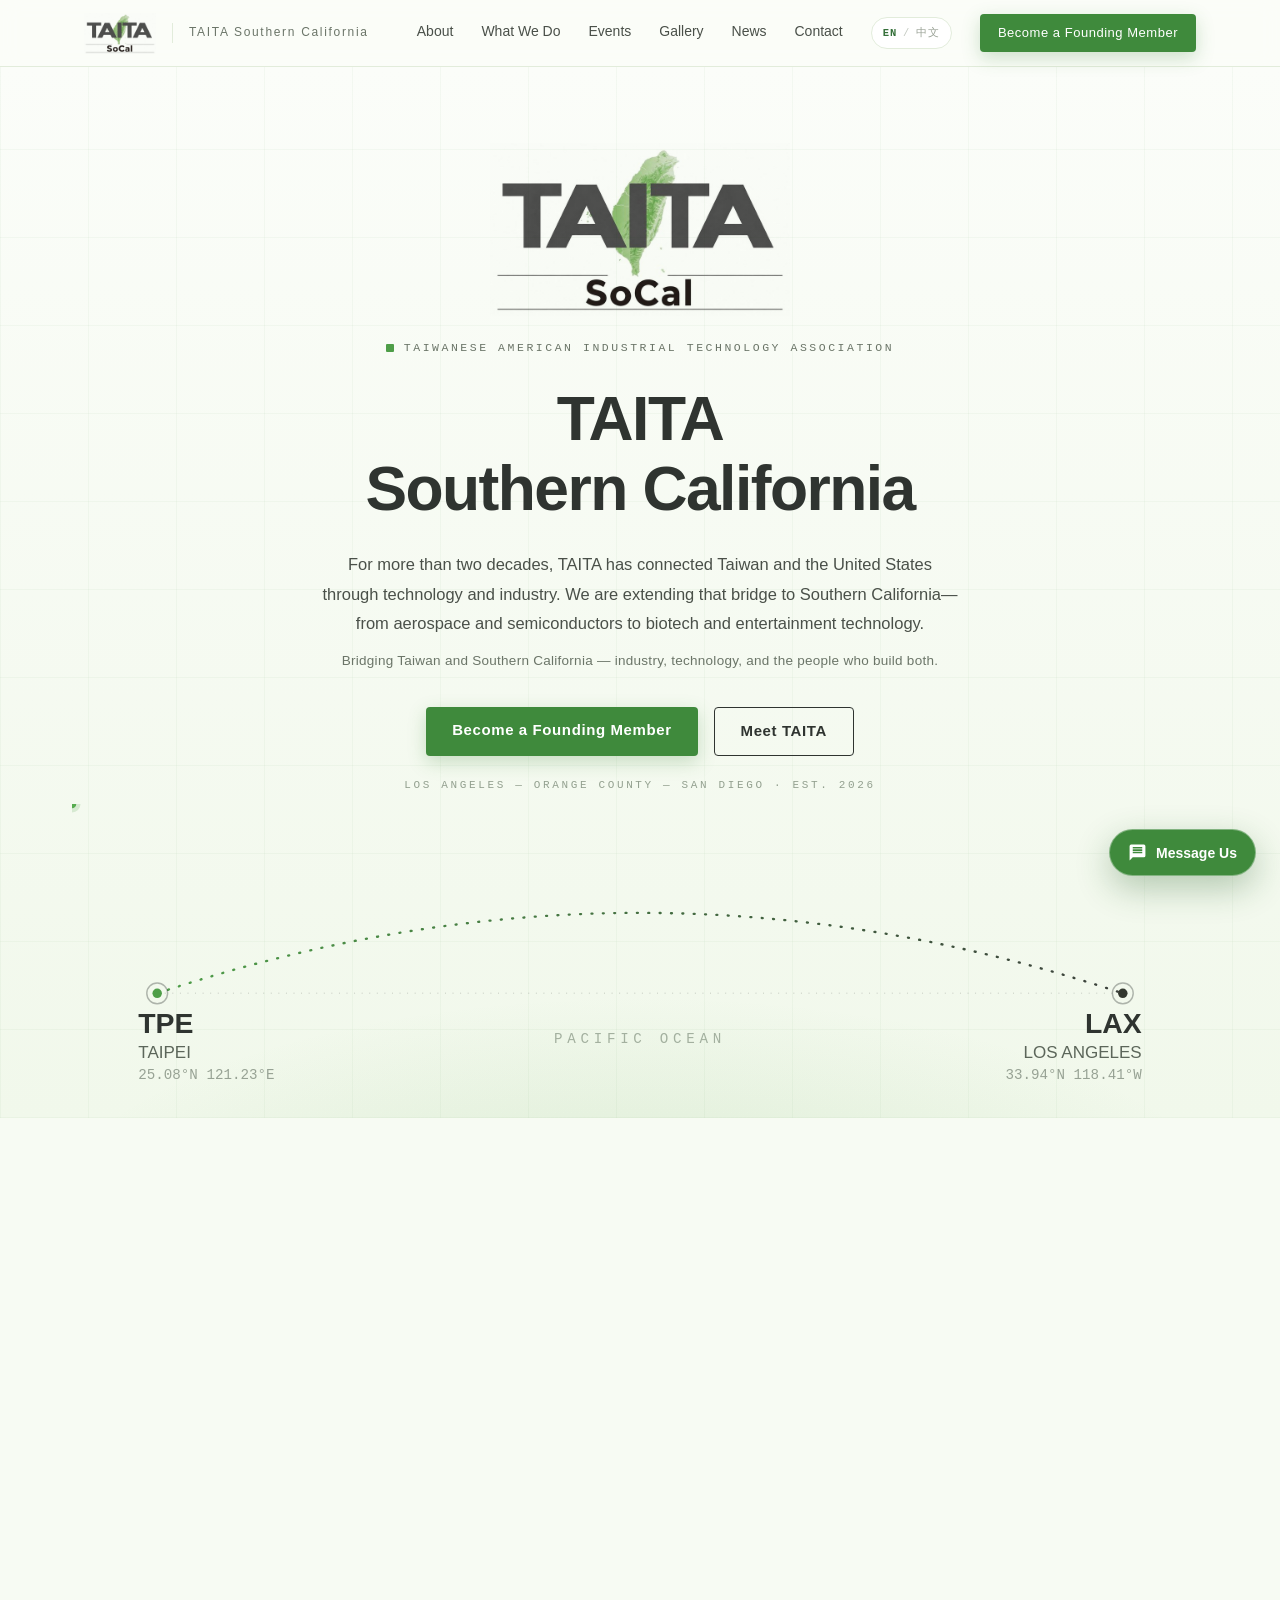
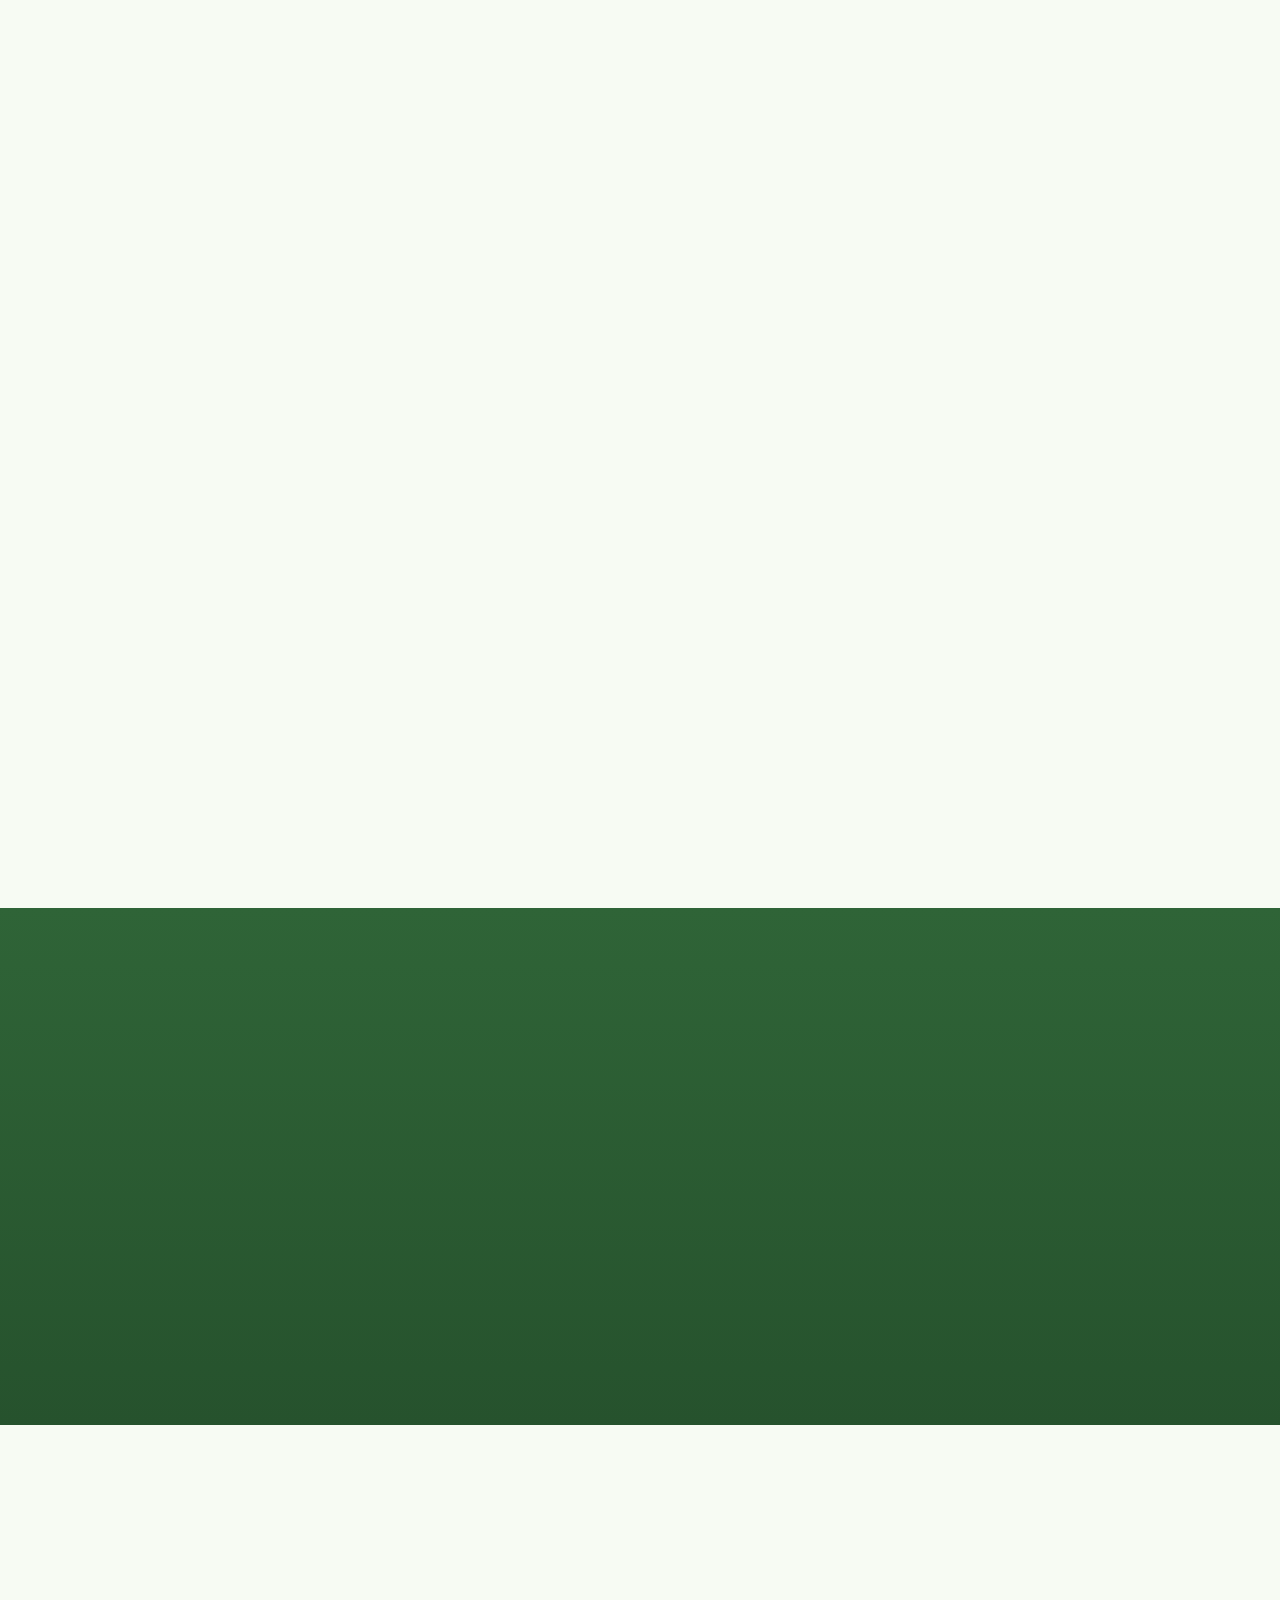
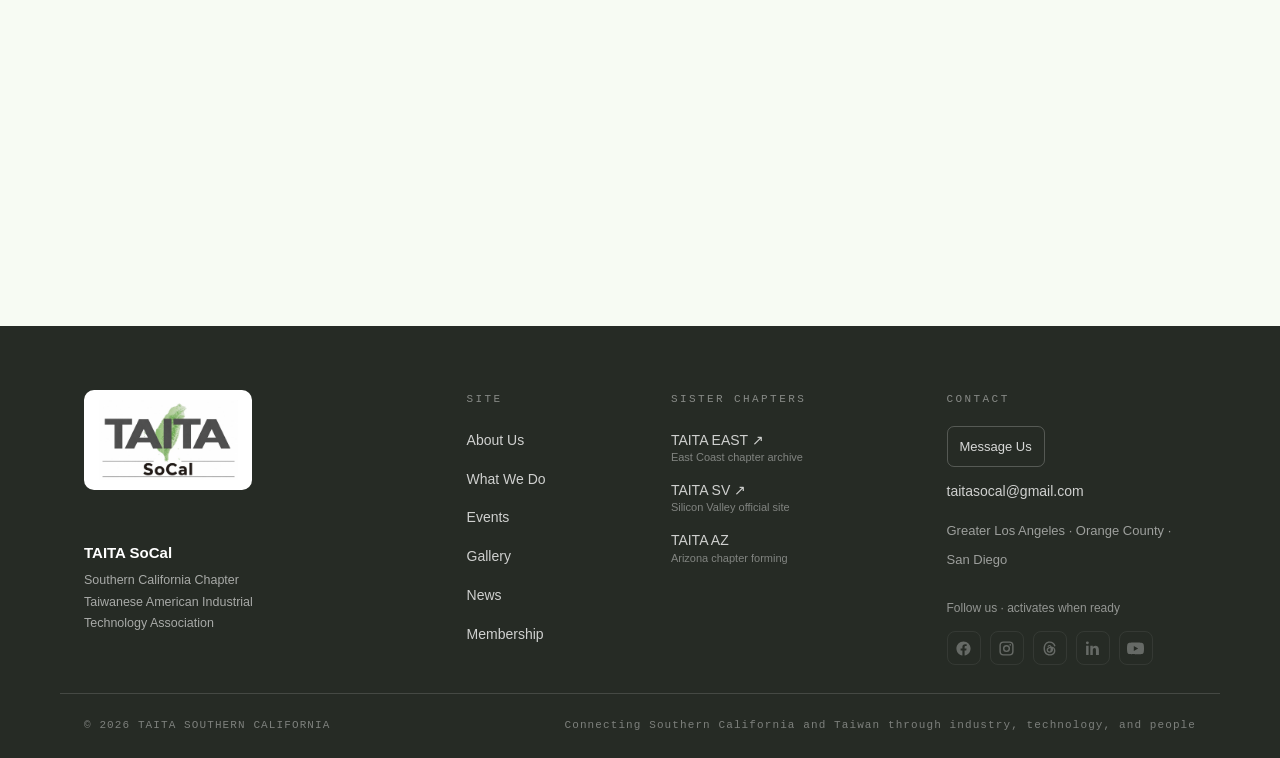
<file: index.html>
<!DOCTYPE html>
<html lang="en">
<head>
  <meta charset="utf-8">
  <meta name="viewport" content="width=device-width,initial-scale=1">
  <meta http-equiv="refresh" content="0;url=./public/">
  <meta name="robots" content="noindex">
  <title>TAITA SoCal</title>
  <link rel="canonical" href="https://taitasocal.org/">
</head>
<body>
  <p><a href="./public/">Open the TAITA SoCal website</a></p>
</body>
</html>
</file>
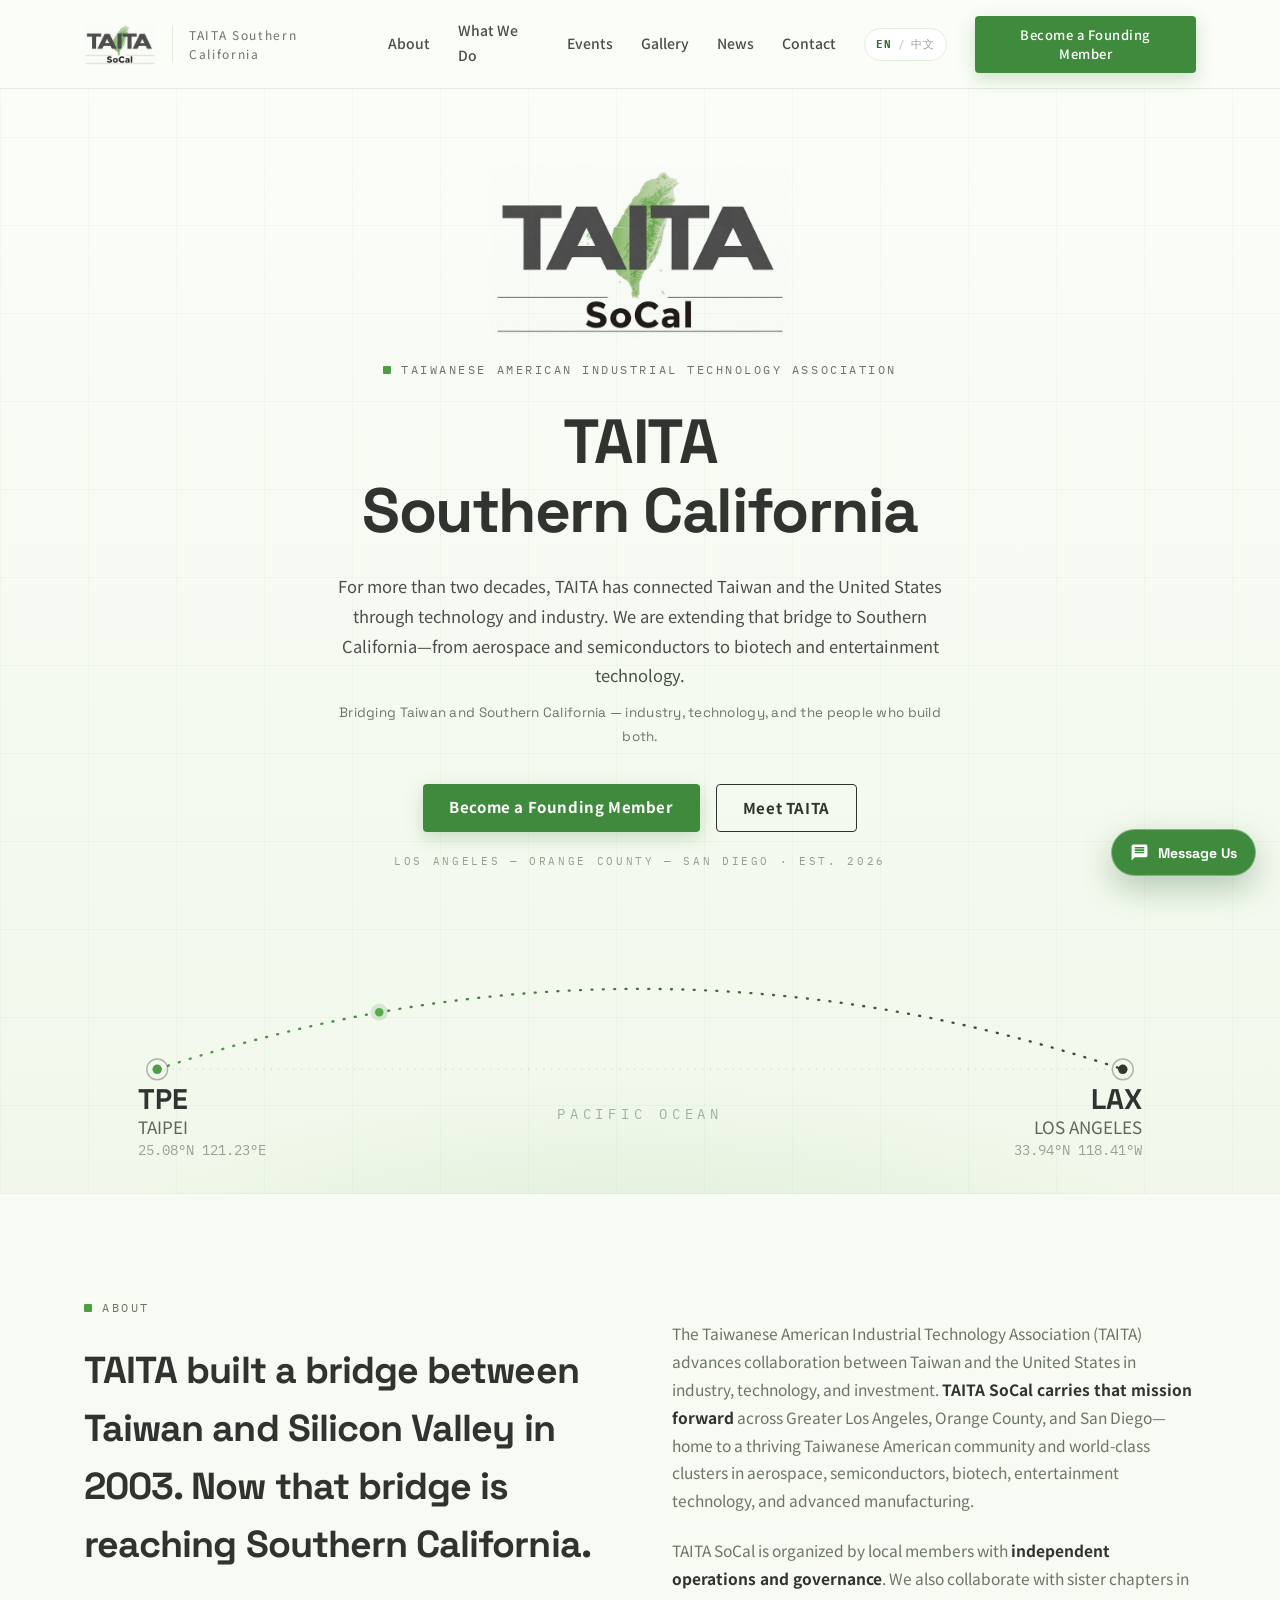
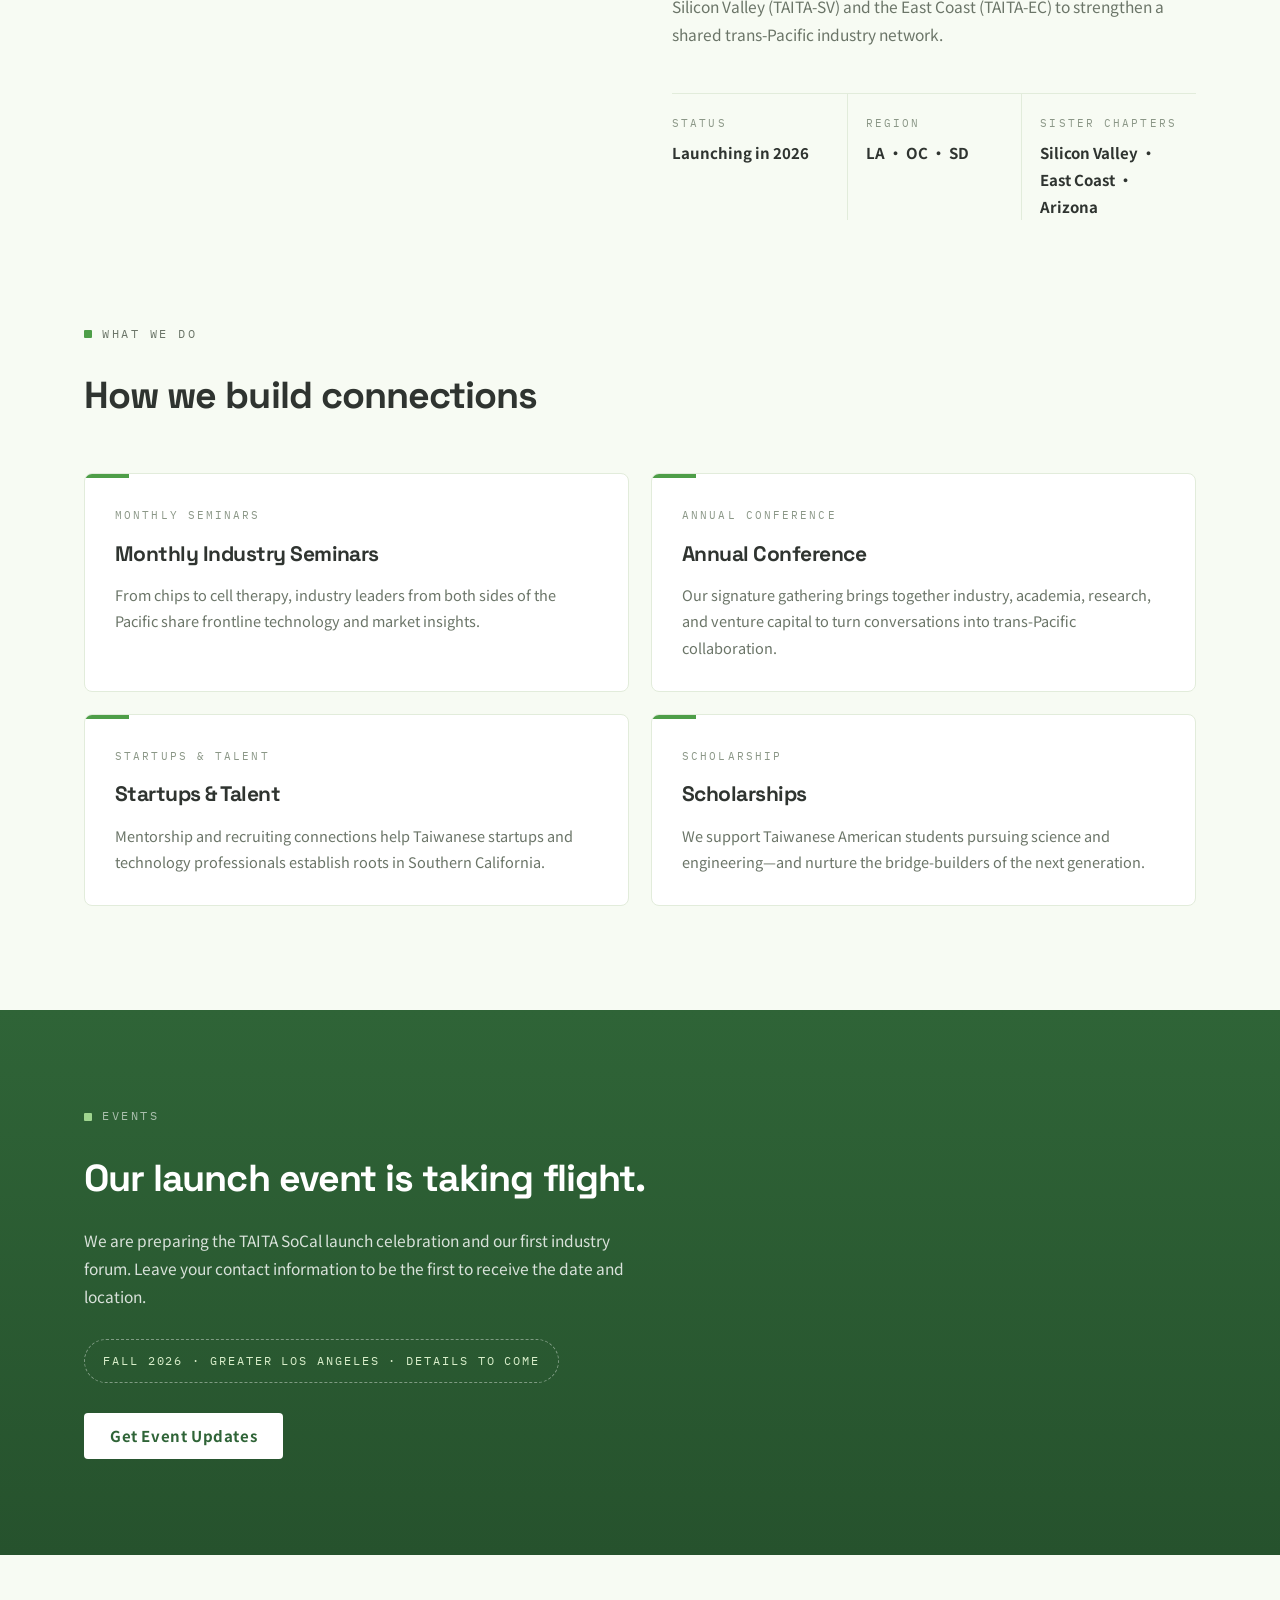
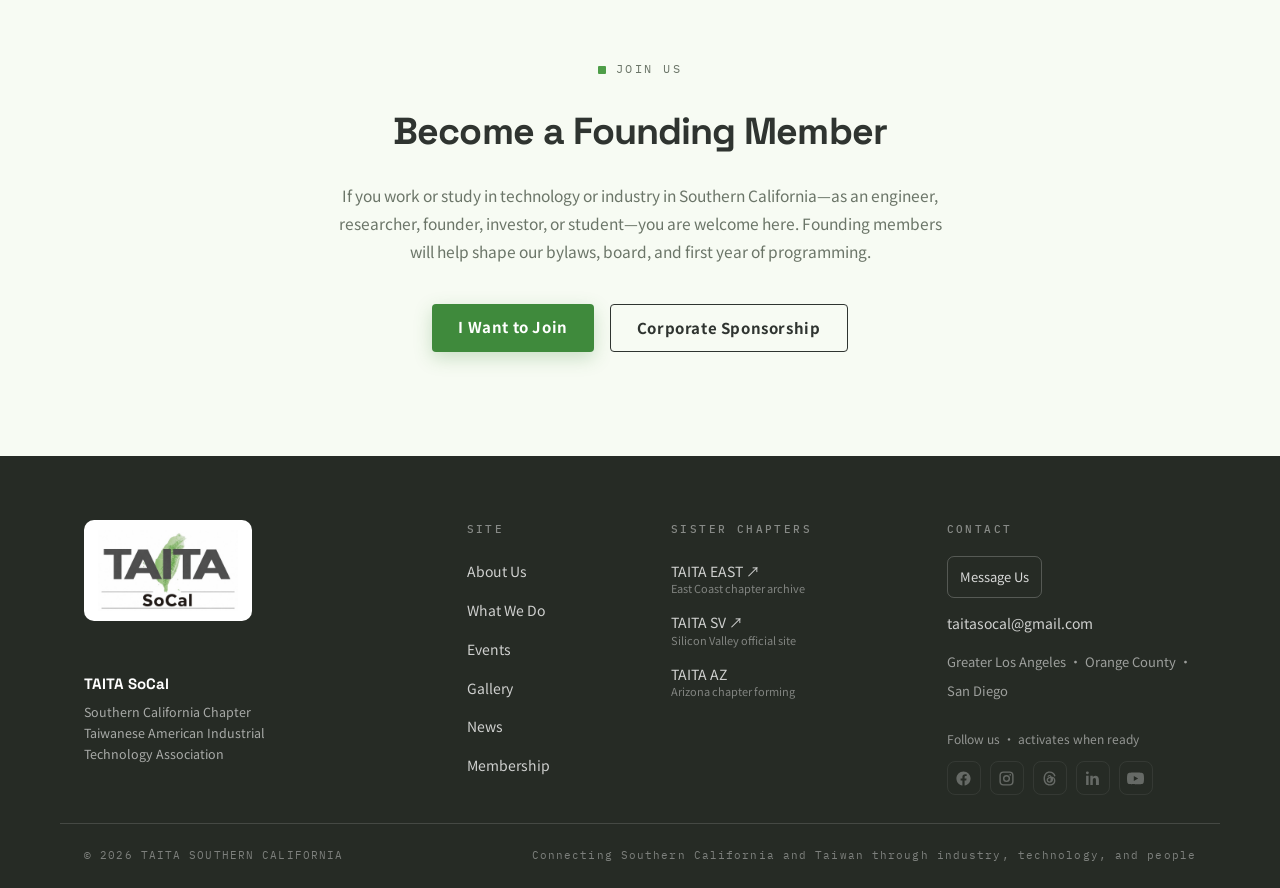
<file: public/index.html>
<!DOCTYPE html>
<html lang="zh-Hant">
<head>
<meta charset="UTF-8">
<meta name="viewport" content="width=device-width, initial-scale=1.0">
<title>TAITA SoCal｜南加州台美產業科技協會</title>
<meta name="description" content="南加州台美產業科技協會 (TAITA SoCal) — 連結南加州與台灣的產業、科技與人。">
<meta name="robots" content="index, follow, max-image-preview:large, max-snippet:-1, max-video-preview:-1">
<link rel="canonical" href="https://taitasocal.org/">
<link rel="icon" href="data:image/svg+xml,%3Csvg%20xmlns%3D%22http%3A//www.w3.org/2000/svg%22%20viewBox%3D%220%200%2064%2064%22%3E%3Crect%20width%3D%2264%22%20height%3D%2264%22%20rx%3D%2212%22%20fill%3D%22%234E9E48%22/%3E%3Ctext%20x%3D%2232%22%20y%3D%2246%22%20font-size%3D%2238%22%20font-weight%3D%22700%22%20text-anchor%3D%22middle%22%20fill%3D%22%23fff%22%20font-family%3D%22serif%22%3E%E5%8F%B0%3C/text%3E%3C/svg%3E">
<meta property="og:title" content="TAITA SoCal｜南加州台美產業科技協會">
<meta property="og:description" content="連結南加州與台灣的產業、科技與人。">
<meta property="og:type" content="website">
<meta property="og:site_name" content="TAITA SoCal">
<meta property="og:locale" content="zh_TW">
<meta property="og:locale:alternate" content="en_US">
<meta property="og:url" content="https://taitasocal.org/">
<meta property="og:image" content="https://taitasocal.org/logo.jpg">
<meta property="og:image:alt" content="TAITA SoCal logo">
<meta name="twitter:card" content="summary_large_image">
<meta name="twitter:title" content="TAITA SoCal｜南加州台美產業科技協會">
<meta name="twitter:description" content="連結南加州與台灣的產業、科技與人。">
<meta name="twitter:image" content="https://taitasocal.org/logo.jpg">
<script type="application/ld+json">
{
  "@context": "https://schema.org",
  "@graph": [
    {
      "@type": "Organization",
      "@id": "https://taitasocal.org/#organization",
      "name": "TAITA SoCal",
      "alternateName": [
        "南加州台美產業科技協會",
        "Southern California Taiwanese American Industrial Technology Association"
      ],
      "url": "https://taitasocal.org/",
      "logo": "https://taitasocal.org/logo.jpg",
      "email": "taitasocal@gmail.com",
      "description": "TAITA SoCal connects the industries, technologies, and people of Taiwan and Southern California.",
      "areaServed": [
        { "@type": "AdministrativeArea", "name": "Greater Los Angeles" },
        { "@type": "AdministrativeArea", "name": "Orange County, California" },
        { "@type": "AdministrativeArea", "name": "San Diego County, California" }
      ]
    },
    {
      "@type": "WebSite",
      "@id": "https://taitasocal.org/#website",
      "url": "https://taitasocal.org/",
      "name": "TAITA SoCal",
      "publisher": { "@id": "https://taitasocal.org/#organization" },
      "inLanguage": ["zh-Hant", "en"]
    }
  ]
}
</script>
<link rel="preconnect" href="https://fonts.googleapis.com">
<link rel="preconnect" href="https://fonts.gstatic.com" crossorigin>
<link href="https://fonts.googleapis.com/css2?family=Noto+Serif+TC:wght@700;900&amp;family=Noto+Sans+TC:wght@400;500;700&amp;family=Space+Grotesk:wght@500;700&amp;family=IBM+Plex+Mono:wght@400;500&amp;display=swap" rel="stylesheet">
<style>
  :root{
    --logo:url("[data-uri]");
    --paper:#F7FBF3;       /* 白色帶一點綠 */
    --paper-top:#FBFDF9;
    --card:#FFFFFF;
    --ink:#2F3430;         /* 會徽深灰 */
    --ink-soft:#4A5049;
    --muted:#6B7568;
    --green:#4E9E48;       /* 會徽台灣島綠 */
    --green-bright:#57AC50;
    --green-deep:#35703A;
    --green-btn:#3F8A3C;
    --band-1:#2F6437;      /* 深綠段落 */
    --band-2:#26522D;
    --line:#E2ECDB;
    --line-ink:rgba(255,255,255,.14);
  }
  *{margin:0;padding:0;box-sizing:border-box}
  html{scroll-behavior:smooth}
  body{
    font-family:'Noto Sans TC','Helvetica Neue',Arial,sans-serif;
    background:var(--paper);
    color:var(--ink);
    line-height:1.8;
    -webkit-font-smoothing:antialiased;
  }
  ::selection{background:var(--green-deep);color:#fff}
  a{color:inherit;text-decoration:none}
  .mono{font-family:'IBM Plex Mono',monospace}
  .en{font-family:'Space Grotesk','Noto Sans TC',sans-serif}
  .logo-bg{
    background-image:var(--logo);
    background-size:contain;background-position:center;background-repeat:no-repeat;
  }

  /* ---------- Nav ---------- */
  .nav{
    position:sticky;top:0;z-index:50;
    background:rgba(251,253,249,.92);
    backdrop-filter:blur(10px);
    border-bottom:1px solid var(--line);
  }
  .nav-inner{
    max-width:1160px;margin:0 auto;padding:12px 24px;
    display:flex;align-items:center;gap:16px;
  }
  .nav-logo{width:72px;height:42px;flex:none;mix-blend-mode:multiply}
  .nav-zh{
    font-size:12px;color:var(--muted);letter-spacing:.14em;
    border-left:1px solid var(--line);padding-left:16px;line-height:1.6;
  }
  .nav-links{margin-left:auto;display:flex;gap:28px;align-items:center}
  .nav-links a{
    color:var(--ink-soft);font-size:14px;font-weight:500;
    padding:6px 0;border-bottom:2px solid transparent;transition:.2s;
  }
  .nav-links a:hover{color:var(--green-deep);border-bottom-color:var(--green)}
  .btn{
    display:inline-block;padding:12px 26px;border-radius:4px;
    font-weight:700;font-size:15px;letter-spacing:.04em;
    font-family:inherit;line-height:1.5;text-align:center;
    transition:transform .18s, box-shadow .18s, background .18s, color .18s;
    cursor:pointer;border:none;
  }
  .btn:hover{transform:translateY(-2px)}
  .btn:focus-visible{outline:3px solid var(--green);outline-offset:2px}
  .btn-green{background:var(--green-btn);color:#fff;box-shadow:0 6px 18px rgba(63,138,60,.25)}
  .btn-green:hover{background:var(--green-bright)}
  .btn-ink{border:1.5px solid var(--ink);color:var(--ink);background:transparent}
  .btn-ink:hover{background:var(--ink);color:#fff}
  .btn-white{background:#fff;color:var(--band-1)}
  .btn-white:hover{background:#EFF7EA}
  .nav .btn{padding:9px 18px;font-size:13px}
  .nav-links a.btn{color:#fff;border-bottom:none}
  .nav-links a.btn:hover{color:#fff}
  .lang-toggle{
    flex:none;display:inline-flex;align-items:center;gap:6px;
    padding:8px 11px;border:1px solid var(--line);border-radius:999px;
    background:#fff;color:#9AA296;cursor:pointer;
    font-family:'IBM Plex Mono',monospace;font-size:10.5px;font-weight:500;
    letter-spacing:.08em;transition:border-color .2s,box-shadow .2s;
  }
  .lang-toggle:hover{border-color:var(--green);box-shadow:0 4px 14px rgba(63,138,60,.12)}
  .lang-toggle:focus-visible{outline:3px solid var(--green);outline-offset:2px}
  .lang-toggle .active{color:var(--green-deep);font-weight:700}
  .lang-divider{color:#C3C9C0}

  /* ---------- Hero ---------- */
  .hero{
    position:relative;overflow:hidden;
    background:
      radial-gradient(1000px 400px at 50% 112%, rgba(94,168,78,.16), transparent 62%),
      repeating-linear-gradient(0deg, rgba(63,138,60,.045) 0 1px, transparent 1px 88px),
      repeating-linear-gradient(90deg, rgba(63,138,60,.045) 0 1px, transparent 1px 88px),
      linear-gradient(180deg, var(--paper-top) 0%, #F1F8EB 100%);
  }
  .hero-inner{
    max-width:1160px;margin:0 auto;
    padding:76px 24px 8px;
    text-align:center;
  }
  .hero-logo{
    width:min(300px,64vw);aspect-ratio:720/414;
    margin:0 auto 22px;mix-blend-mode:multiply;
  }
  .eyebrow{
    display:flex;align-items:center;gap:10px;
    width:fit-content;max-width:100%;
    font-family:'IBM Plex Mono',monospace;
    font-size:11.5px;letter-spacing:.22em;
    color:var(--muted);
    margin:0 auto 26px;
  }
  .eyebrow::before{content:'';width:8px;height:8px;background:var(--green);border-radius:1px}
  .hero h1{
    font-family:'Noto Serif TC',serif;font-weight:900;
    font-size:clamp(2.2rem,5.4vw,3.9rem);
    line-height:1.3;letter-spacing:.04em;
    color:var(--ink);
    position:relative;display:block;
    width:fit-content;max-width:100%;margin:0 auto;
  }
  .hero .lead{
    max-width:640px;margin:26px auto 10px;
    font-size:16.5px;color:var(--ink-soft);
  }
  .hero .lead-en{
    max-width:640px;margin:0 auto;
    font-size:13.5px;color:var(--muted);
    letter-spacing:.02em;
  }
  .hero-cta{margin:34px 0 20px;display:flex;gap:16px;justify-content:center;flex-wrap:wrap}
  .hero-meta{
    font-family:'IBM Plex Mono',monospace;
    font-size:11px;letter-spacing:.24em;
    color:#93A08F;
  }
  .arc-wrap{max-width:1160px;margin:0 auto;padding:0 12px 30px}
  .arc-wrap svg{width:100%;height:auto;display:block}

  /* ---------- Sections ---------- */
  .section{max-width:1160px;margin:0 auto;padding:104px 24px;scroll-margin-top:80px}
  .sec-eyebrow{
    display:flex;align-items:center;gap:10px;
    font-family:'IBM Plex Mono',monospace;
    font-size:11.5px;letter-spacing:.22em;color:var(--muted);
    margin-bottom:22px;
  }
  .sec-eyebrow::before{content:'';width:8px;height:8px;background:var(--green);border-radius:1px}
  .display{
    font-family:'Noto Serif TC',serif;font-weight:700;
    font-size:clamp(1.55rem,3.1vw,2.35rem);
    line-height:1.55;letter-spacing:.02em;color:var(--ink);
  }
  html[lang="en"] .hero h1,
  html[lang="en"] .display,
  html[lang="en"] .card h3{
    font-family:'Space Grotesk',sans-serif;letter-spacing:-.025em;
  }
  html[lang="en"] .hero h1{line-height:1.12}

  /* About */
  .about-grid{display:grid;grid-template-columns:1fr 1fr;gap:64px;align-items:start}
  .about-grid p{margin-top:22px;color:var(--muted);font-size:15.5px}
  .about-grid p strong{color:var(--ink);font-weight:700}
  .facts{
    margin-top:44px;display:grid;grid-template-columns:repeat(3,1fr);
    border-top:1px solid var(--line);
  }
  .fact{padding:20px 18px 0;border-left:1px solid var(--line)}
  .fact:first-child{border-left:none;padding-left:0}
  .fact .k{font-family:'IBM Plex Mono',monospace;font-size:10.5px;letter-spacing:.2em;color:#8B9787}
  .fact .v{margin-top:6px;font-weight:700;font-size:15px;color:var(--ink)}

  /* Focus cards */
  .cards{display:grid;grid-template-columns:repeat(2,1fr);gap:22px;margin-top:48px}
  .card{
    background:var(--card);border:1px solid var(--line);border-radius:8px;
    padding:32px 30px 30px;position:relative;overflow:hidden;
    transition:transform .22s, box-shadow .22s;
  }
  .card::before{
    content:'';position:absolute;top:0;left:0;width:44px;height:4px;background:var(--green);
  }
  .card:hover{transform:translateY(-4px);box-shadow:0 14px 34px rgba(47,52,48,.09)}
  .card .k{font-family:'IBM Plex Mono',monospace;font-size:10.5px;letter-spacing:.2em;color:#8B9787}
  .card h3{
    font-family:'Noto Serif TC',serif;font-weight:700;
    font-size:21px;color:var(--ink);margin:10px 0 10px;letter-spacing:.02em;
  }
  .card p{color:var(--muted);font-size:14.5px}
  .focus-section{padding-top:0}

  /* Events (green band) */
  .band{background:linear-gradient(180deg,var(--band-1) 0%,var(--band-2) 100%);color:#fff}
  .band .section{padding:96px 24px}
  .band .sec-eyebrow{color:rgba(255,255,255,.6)}
  .band .sec-eyebrow::before{background:#9FD48F}
  .band .display{color:#fff}
  .band p{color:rgba(255,255,255,.82);max-width:560px;margin-top:20px;font-size:15.5px}
  .chip{
    display:inline-block;margin-top:28px;
    font-family:'IBM Plex Mono',monospace;font-size:12px;letter-spacing:.16em;
    border:1px dashed rgba(255,255,255,.4);color:#D9EFCB;
    padding:10px 18px;border-radius:999px;
  }
  .band .btn{margin-top:30px}
  .note{margin-top:16px;font-size:12px;color:rgba(255,255,255,.5)}

  /* Join */
  .join{text-align:center}
  .join .display{max-width:620px;margin:0 auto}
  .join p{max-width:620px;margin:22px auto 0;color:var(--muted);font-size:15.5px}
  .join .sec-eyebrow{justify-content:center}
  .join-cta{margin-top:38px;display:flex;gap:16px;justify-content:center;flex-wrap:wrap}

  /* Message dialog */
  .contact-dialog{
    width:min(620px,calc(100vw - 32px));max-height:calc(100vh - 32px);
    margin:auto;padding:0;border:1px solid var(--line);border-radius:14px;
    overflow:auto;overscroll-behavior:contain;background:#fff;color:var(--ink);
    box-shadow:0 28px 80px rgba(24,36,24,.28);
  }
  .contact-dialog::backdrop{background:rgba(24,31,24,.58);backdrop-filter:blur(4px)}
  .dialog-inner{padding:38px;position:relative}
  .dialog-close{
    position:absolute;top:16px;right:16px;width:38px;height:38px;
    border:1px solid var(--line);border-radius:999px;background:var(--paper);
    color:var(--ink);font-size:24px;line-height:1;cursor:pointer;
  }
  .dialog-close:hover{background:#EAF4E4}
  .dialog-close:focus-visible{outline:3px solid var(--green);outline-offset:2px}
  .dialog-inner .sec-eyebrow{margin-bottom:14px}
  .dialog-inner h2{
    font-family:'Noto Serif TC',serif;font-size:clamp(1.55rem,4vw,2rem);
    line-height:1.4;margin-right:38px;
  }
  html[lang="en"] .dialog-inner h2{font-family:'Space Grotesk',sans-serif;letter-spacing:-.02em}
  .dialog-copy{margin-top:14px;color:var(--muted);font-size:15px}
  .contact-form{display:grid;gap:16px;margin-top:24px}
  .form-grid{display:grid;grid-template-columns:1fr 1fr;gap:16px}
  .form-field{display:grid;gap:7px;text-align:left}
  .form-field label{
    color:var(--ink);font-family:'IBM Plex Mono',monospace;
    font-size:11px;font-weight:500;letter-spacing:.08em;
  }
  .form-field input,.form-field select,.form-field textarea{
    width:100%;border:1px solid #CAD7C6;border-radius:7px;background:#FBFCF9;
    color:var(--ink);font:inherit;font-size:15px;padding:12px 13px;
    transition:border-color .18s,box-shadow .18s,background .18s;
  }
  .form-field textarea{min-height:132px;resize:vertical;line-height:1.6}
  .form-field input:focus,.form-field select:focus,.form-field textarea:focus{
    outline:none;border-color:var(--green-btn);background:#fff;
    box-shadow:0 0 0 3px rgba(55,139,57,.13);
  }
  .form-hint{color:var(--muted);font-size:12px;line-height:1.6}
  .form-actions{display:flex;align-items:center;gap:14px;flex-wrap:wrap}
  .form-actions .btn{min-width:148px;padding:11px 18px}
  .form-actions .btn[disabled]{opacity:.62;cursor:wait;transform:none}
  .form-status{min-height:1.6em;color:var(--muted);font-size:13px;line-height:1.5}
  .form-status[data-state="success"]{color:var(--green-deep);font-weight:700}
  .form-status[data-state="error"]{color:#A3342D}
  .form-honeypot{
    position:absolute!important;width:1px!important;height:1px!important;
    overflow:hidden!important;clip:rect(0 0 0 0)!important;white-space:nowrap!important;
  }
  .message-fab{
    position:fixed;right:24px;bottom:24px;z-index:60;
    display:inline-flex;align-items:center;gap:9px;padding:13px 18px;
    border:1px solid rgba(255,255,255,.35);border-radius:999px;
    background:var(--green-btn);color:#fff;box-shadow:0 12px 34px rgba(31,88,33,.3);
    font-family:'Space Grotesk','Noto Sans TC',sans-serif;font-size:14px;font-weight:700;
    cursor:pointer;transition:transform .18s,background .18s,box-shadow .18s;
  }
  .message-fab:hover{background:var(--green-deep);transform:translateY(-2px);box-shadow:0 16px 38px rgba(31,88,33,.36)}
  .message-fab:focus-visible{outline:3px solid #B8E0A8;outline-offset:3px}
  .message-fab svg{width:19px;height:19px;fill:currentColor;flex:none}
  .footer-message-button{
    display:inline-flex;align-items:center;gap:7px;padding:8px 12px;
    border:1px solid rgba(255,255,255,.22);border-radius:7px;background:transparent;
    color:rgba(255,255,255,.82);font:inherit;font-size:13px;cursor:pointer;
  }
  .footer-message-button:hover{color:#fff;border-color:#9FD48F;background:rgba(86,164,76,.15)}

  /* Footer */
  footer{background:#262B25;color:#fff}
  .foot-inner{
    max-width:1160px;margin:0 auto;padding:64px 24px 28px;
    display:grid;grid-template-columns:1.45fr .7fr 1fr 1.05fr;gap:38px;
  }
  .foot-org{display:flex;gap:18px;align-items:flex-start;flex-wrap:wrap}
  .foot-logo{
    background:#fff;border-radius:10px;padding:10px 14px;width:168px;flex:none;
  }
  .foot-logo .logo-bg{width:100%;aspect-ratio:720/414}
  .foot-org .names span{display:block;font-size:12.5px;color:rgba(255,255,255,.6);line-height:1.7}
  .foot-org .names b{display:block;font-size:15px;margin-bottom:4px}
  .foot h4{font-family:'IBM Plex Mono',monospace;font-size:11px;letter-spacing:.22em;color:rgba(255,255,255,.45);margin-bottom:16px;font-weight:500}
  .foot ul{list-style:none}
  .foot li{margin-bottom:10px}
  .foot a{color:rgba(255,255,255,.78);font-size:14px}
  .foot a:hover{color:#9FD48F}
  .foot-region{color:rgba(255,255,255,.55);font-size:13px}
  .chapter-link{display:inline-flex;flex-direction:column;line-height:1.45}
  .chapter-link small{color:rgba(255,255,255,.42);font-size:11px}
  .chapter-pending{color:rgba(255,255,255,.78);font-size:14px}
  .social-label{margin:24px 0 12px;color:rgba(255,255,255,.5);font-size:12px}
  .social-links{display:flex;gap:9px;flex-wrap:wrap}
  .social-link{
    width:34px;height:34px;display:inline-grid;place-items:center;
    border:1px solid rgba(255,255,255,.18);border-radius:8px;
    color:rgba(255,255,255,.82);transition:background .18s,border-color .18s,color .18s,transform .18s;
  }
  .social-link svg{width:17px;height:17px;fill:currentColor}
  .social-link[href]:hover{
    color:#fff;background:var(--green-btn);border-color:var(--green-bright);transform:translateY(-2px);
  }
  .social-link[aria-disabled="true"]{opacity:.38;cursor:not-allowed}
  .foot-bottom{
    max-width:1160px;margin:0 auto;padding:22px 24px;
    border-top:1px solid var(--line-ink);
    display:flex;justify-content:space-between;gap:14px;flex-wrap:wrap;
    font-family:'IBM Plex Mono',monospace;font-size:11px;letter-spacing:.1em;
    color:rgba(255,255,255,.4);
  }

  /* Reveal on scroll */
  .reveal{opacity:0;transform:translateY(20px);transition:opacity .7s ease, transform .7s ease}
  .reveal.in{opacity:1;transform:none}
  @media (prefers-reduced-motion: reduce){
    html{scroll-behavior:auto}
    .reveal{opacity:1;transform:none;transition:none}
    .btn,.card{transition:none}
  }

  /* Responsive */
  @media (max-width: 1100px){
    .nav-zh{display:none}
    .nav-links{gap:12px}
  }
  @media (max-width: 860px){
    .about-grid{grid-template-columns:1fr;gap:28px}
    .cards{grid-template-columns:1fr}
    .foot-inner{grid-template-columns:repeat(2,minmax(0,1fr));gap:36px}
    .nav-zh{display:none}
    .nav-links{gap:12px}
  }
  @media (max-width: 720px){
    .nav-links a:not(.btn){display:none}
    .nav-links a.nav-page{display:inline-block;font-size:12px}
    .nav-links a.btn{display:none}
    .facts{grid-template-columns:1fr;border-top:none}
    .fact{border-left:none;padding-left:0;border-top:1px solid var(--line);padding-top:16px}
    .section{padding:76px 20px}
    .hero-inner{padding-top:56px}
    .coords{display:none}
    .nav-inner{padding-left:16px;padding-right:16px}
    .nav-logo{width:62px;height:36px}
    .nav .btn{padding:9px 12px;font-size:12px}
    .lang-toggle{padding:8px 9px;font-size:10px}
    .dialog-inner{padding:32px 22px 24px}
    .form-grid{grid-template-columns:1fr}
    .form-actions{align-items:stretch;flex-direction:column}
    .form-actions .btn{width:100%}
  }
  @media (max-width: 560px){
    .foot-inner{grid-template-columns:1fr}
    .message-fab{right:16px;bottom:16px;padding:12px 15px}
  }
</style>
</head>
<body>

<!-- ============ NAV ============ -->
<nav class="nav">
  <div class="nav-inner">
    <a href="#top" class="nav-logo logo-bg" aria-label="TAITA SoCal 首頁" data-i18n-aria="homeAria"></a>
    <div class="nav-zh" data-i18n="orgShort">南加州台美產業科技協會</div>
    <div class="nav-links">
      <a href="#about" data-i18n="navAbout">關於</a>
      <a href="#focus" data-i18n="navFocus">焦點工作</a>
      <a href="#events" data-i18n="navEvents">活動</a>
      <a href="/gallery.html" class="nav-page" data-i18n="navGallery">活動相簿</a>
      <a href="/news.html" class="nav-page" data-i18n="navNews">最新消息</a>
      <a href="#contact" data-i18n="navContact">聯絡</a>
      <button class="lang-toggle" id="langToggle" type="button" aria-label="Switch to English" aria-pressed="false">
        <span id="langEn">EN</span><span class="lang-divider" aria-hidden="true">/</span><span id="langZh" class="active">中文</span>
      </button>
      <a href="/join/" class="btn btn-green" data-i18n="foundingMember">成為創始會員</a>
    </div>
  </div>
</nav>

<!-- ============ HERO ============ -->
<header class="hero" id="top">
  <div class="hero-inner">
    <div class="hero-logo logo-bg" role="img" aria-label="TAITA SoCal 會徽" data-i18n-aria="emblemAria"></div>
    <div class="eyebrow en">TAIWANESE AMERICAN INDUSTRIAL TECHNOLOGY ASSOCIATION</div>
    <h1><span data-i18n="heroTitle">南加州<br>台美產業科技協會</span></h1>
    <p class="lead" data-i18n="heroLead">我們把 TAITA 二十多年來連結台灣與美國科技產業的橋樑，延伸到南加州。從航太、半導體到生技與娛樂科技——這裡是下一段旅程的起點。</p>
    <p class="lead-en en" data-i18n="heroTagline">Bridging Taiwan and Southern California — industry, technology, and the people who build both.</p>
    <div class="hero-cta">
      <a href="/join/" class="btn btn-green" data-i18n="foundingMember">成為創始會員</a>
      <a href="#about" class="btn btn-ink" data-i18n="meetTaita">認識 TAITA</a>
    </div>
    <div class="hero-meta">LOS ANGELES — ORANGE COUNTY — SAN DIEGO · EST. 2026</div>
  </div>

  <!-- Signature: TPE ↔ LAX flight arc -->
  <div class="arc-wrap" aria-hidden="true">
    <svg viewBox="0 0 1200 300" xmlns="http://www.w3.org/2000/svg" role="img" aria-label="台北到洛杉磯的航線示意圖" data-i18n-aria="flightAria">
      <defs>
        <linearGradient id="arcGrad" x1="0" y1="0" x2="1" y2="0">
          <stop offset="0" stop-color="#4E9E48"/>
          <stop offset="1" stop-color="#3B403B"/>
        </linearGradient>
      </defs>
      <!-- horizon baseline -->
      <line x1="90" y1="200" x2="1110" y2="200" stroke="rgba(47,52,48,.16)" stroke-dasharray="1 7" stroke-width="1.5"/>
      <!-- flight path -->
      <path id="flightPath" d="M 90 200 Q 600 30 1110 200" fill="none"
            stroke="url(#arcGrad)" stroke-width="2.5" stroke-linecap="round" stroke-dasharray="1 11"/>
      <!-- traveling dot -->
      <g id="flyer">
        <circle r="9" fill="#4E9E48" opacity="0.18"/>
        <circle r="4.5" fill="#57AC50"/>
        <animateMotion dur="7s" repeatCount="indefinite" rotate="none">
          <mpath href="#flightPath"/>
        </animateMotion>
      </g>
      <!-- TPE endpoint -->
      <circle cx="90" cy="200" r="11" fill="none" stroke="rgba(47,52,48,.35)" stroke-width="1.5"/>
      <circle cx="90" cy="200" r="5" fill="#4E9E48"/>
      <text x="70" y="242" fill="#2F3430" font-family="'Space Grotesk',sans-serif" font-weight="700" font-size="30">TPE</text>
      <text x="70" y="268" fill="#5C665A" font-family="'Noto Sans TC',sans-serif" font-size="18" data-i18n="taipei">台北 TAIPEI</text>
      <text class="coords" x="70" y="291" fill="#97A294" font-family="'IBM Plex Mono',monospace" font-size="15">25.08°N 121.23°E</text>
      <!-- LAX endpoint -->
      <circle cx="1110" cy="200" r="11" fill="none" stroke="rgba(47,52,48,.35)" stroke-width="1.5"/>
      <circle cx="1110" cy="200" r="5" fill="#33382F"/>
      <text x="1130" y="242" text-anchor="end" fill="#2F3430" font-family="'Space Grotesk',sans-serif" font-weight="700" font-size="30">LAX</text>
      <text x="1130" y="268" text-anchor="end" fill="#5C665A" font-family="'Noto Sans TC',sans-serif" font-size="18" data-i18n="losAngeles">洛杉磯 LOS ANGELES</text>
      <text class="coords" x="1130" y="291" text-anchor="end" fill="#97A294" font-family="'IBM Plex Mono',monospace" font-size="15">33.94°N 118.41°W</text>
      <!-- ocean label -->
      <text x="600" y="252" text-anchor="middle" fill="#A3B09F" font-family="'IBM Plex Mono',monospace" font-size="15" letter-spacing="5" data-i18n="pacific">太平洋 · PACIFIC OCEAN</text>
    </svg>
  </div>
</header>

<!-- ============ ABOUT ============ -->
<section id="about" class="section">
  <div class="about-grid">
    <div class="reveal">
      <div class="sec-eyebrow" data-i18n="aboutEyebrow">關於 — ABOUT</div>
      <h2 class="display" data-i18n="aboutTitle">2003 年，TAITA 在矽谷搭起台美科技產業的橋。現在，我們把橋的另一端，架在南加州。</h2>
    </div>
    <div class="reveal">
      <p data-i18n="aboutP1">台美產業科技協會（TAITA）長期促進台灣與美國在產業、科技與投資上的合作。<strong>南加州分會承續這個使命</strong>，立足於大洛杉磯、橘郡與聖地牙哥——這裡有全美最深厚的台美社群，也有航太、半導體、生技醫療、娛樂科技與先進製造的完整聚落。</p>
      <p data-i18n="aboutP2">TAITA SoCal 由在地會員籌組、<strong>獨立運作與治理</strong>；同時與矽谷（TAITA-SV）、美東（TAITA-EC）等姊妹分會保持交流，共同壯大跨太平洋的產業網絡。</p>
      <div class="facts">
        <div class="fact"><div class="k en">STATUS</div><div class="v" data-i18n="statusValue">2026 籌備啟動</div></div>
        <div class="fact"><div class="k en">REGION</div><div class="v">LA · OC · SD</div></div>
        <div class="fact"><div class="k en">SISTER CHAPTERS</div><div class="v" data-i18n="sisterValue">矽谷 · 美東 · 亞利桑那</div></div>
      </div>
    </div>
  </div>
</section>

<!-- ============ FOCUS ============ -->
<section id="focus" class="section focus-section">
  <div class="reveal">
    <div class="sec-eyebrow" data-i18n="focusEyebrow">焦點工作 — WHAT WE DO</div>
    <h2 class="display" data-i18n="focusTitle">我們在做的事</h2>
  </div>
  <div class="cards">
    <div class="card reveal">
      <div class="k en">MONTHLY SEMINARS</div>
      <h3 data-i18n="seminarTitle">每月產業講座</h3>
      <p data-i18n="seminarText">從晶片到細胞治療，邀請兩地業界領袖分享第一線的技術與市場觀點。</p>
    </div>
    <div class="card reveal">
      <div class="k en">ANNUAL CONFERENCE</div>
      <h3 data-i18n="conferenceTitle">年度大會</h3>
      <p data-i18n="conferenceText">一年一度，匯聚產業、學研與創投，促成跨太平洋的實質合作。</p>
    </div>
    <div class="card reveal">
      <div class="k en">STARTUPS &amp; TALENT</div>
      <h3 data-i18n="talentTitle">創業與人才</h3>
      <p data-i18n="talentText">導師制度與徵才媒合，協助台灣新創與科技人才在南加州落地生根。</p>
    </div>
    <div class="card reveal">
      <div class="k en">SCHOLARSHIP</div>
      <h3 data-i18n="scholarshipTitle">獎學金</h3>
      <p data-i18n="scholarshipText">支持台美學生投入科學與工程，培養下一代的橋樑人物。</p>
    </div>
  </div>
</section>

<!-- ============ EVENTS ============ -->
<div class="band" id="events">
  <section class="section">
    <div class="reveal">
      <div class="sec-eyebrow" data-i18n="eventsEyebrow">活動 — EVENTS</div>
      <h2 class="display" data-i18n="eventsTitle">成立大會，即將啟程。</h2>
      <p data-i18n="eventsText">我們正在籌備 TAITA SoCal 成立大會與第一場產業論壇。留下 Email，第一時間收到時間與地點。</p>
      <div class="chip" data-i18n="eventsChip">2026 秋季 · 大洛杉磯地區 · 詳情待公布</div>
      <div>
        <button class="btn btn-white contact-trigger" type="button" data-contact="question" data-i18n="notifyButton">加入通知名單</button>
      </div>
    </div>
  </section>
</div>

<!-- ============ JOIN ============ -->
<section id="join" class="section join">
  <div class="reveal">
    <div class="sec-eyebrow" data-i18n="joinEyebrow">入會 — JOIN US</div>
    <h2 class="display" data-i18n="foundingMember">成為創始會員</h2>
    <p data-i18n="joinText">只要你在南加州從事科技或產業相關工作——工程師、研究員、創業者、投資人、學生——都歡迎加入。創始會員將一起參與分會章程、理事會與第一年活動的規劃。</p>
    <div class="join-cta">
      <a class="btn btn-green" href="/join/" data-i18n="joinButton">我要加入</a>
      <button class="btn btn-ink contact-trigger" type="button" data-contact="sponsorship" data-i18n="sponsorButton">企業贊助合作</button>
    </div>
  </div>
</section>

<!-- ============ MESSAGE DIALOG ============ -->
<dialog class="contact-dialog" id="contactDialog" aria-labelledby="contactDialogTitle">
  <div class="dialog-inner">
    <button class="dialog-close" id="contactDialogClose" type="button" data-i18n-aria="closeDialogAria">&times;</button>
    <div class="sec-eyebrow" data-i18n="contactEyebrow">留言給我們</div>
    <h2 id="contactDialogTitle" data-i18n="contactTitle">聯絡 TAITA SoCal</h2>
    <p class="dialog-copy" data-i18n="contactIntro">填寫下面的表單，我們會盡快回覆。</p>
    <form class="contact-form" id="contactForm">
      <div class="form-grid">
        <div class="form-field">
          <label for="contactName" data-i18n="formName">姓名 *</label>
          <input id="contactName" name="name" type="text" autocomplete="name" maxlength="100" required data-i18n-placeholder="formNamePlaceholder" placeholder="您的姓名">
        </div>
        <div class="form-field">
          <label for="contactEmail" data-i18n="formEmail">Email *</label>
          <input id="contactEmail" name="email" type="email" autocomplete="email" maxlength="254" required data-i18n-placeholder="formEmailPlaceholder" placeholder="name@example.com">
        </div>
      </div>
      <div class="form-field">
        <label for="contactCategory" data-i18n="formCategory">留言類別 *</label>
        <select id="contactCategory" name="category" required>
          <option value="membership" data-i18n="categoryMembership">我要加入</option>
          <option value="sponsorship" data-i18n="categorySponsorship">企業合作／贊助</option>
          <option value="question" data-i18n="categoryQuestion">詢問問題</option>
          <option value="other" data-i18n="categoryOther">其他</option>
        </select>
      </div>
      <div class="form-field">
        <label for="contactMessage" data-i18n="formMessage">留言內容 *</label>
        <textarea id="contactMessage" name="message" minlength="10" maxlength="3000" required data-i18n-placeholder="formMessagePlaceholder" placeholder="請告訴我們您想了解的內容"></textarea>
        <span class="form-hint" data-i18n="formPrivacy">您的資料只會用於回覆這次留言。</span>
      </div>
      <div class="form-honeypot" aria-hidden="true">
        <label for="contactCompany">Company</label>
        <input id="contactCompany" name="company" type="text" tabindex="-1" autocomplete="off">
      </div>
      <input id="contactStartedAt" name="startedAt" type="hidden">
      <input id="contactLanguage" name="language" type="hidden">
      <div class="form-actions">
        <button class="btn btn-green" id="contactSubmit" type="submit" data-i18n="formSubmit">送出留言</button>
        <p class="form-status" id="contactStatus" role="status" aria-live="polite"></p>
      </div>
    </form>
  </div>
</dialog>

<button class="message-fab contact-trigger" type="button" data-contact="question" data-i18n-aria="messageButtonAria" aria-label="留言給 TAITA SoCal">
  <svg viewBox="0 0 24 24" aria-hidden="true"><path d="M20 2H4a2 2 0 0 0-2 2v18l4-4h14a2 2 0 0 0 2-2V4a2 2 0 0 0-2-2Zm-2 11H6v-2h12v2Zm0-3H6V8h12v2Zm0-3H6V5h12v2Z"/></svg>
  <span data-i18n="messageButton">留言給我們</span>
</button>

<!-- ============ FOOTER ============ -->
<footer id="contact">
  <div class="foot-inner">
    <div class="foot-org">
      <div class="foot-logo"><div class="logo-bg" role="img" aria-label="TAITA SoCal 會徽" data-i18n-aria="emblemAria"></div></div>
      <div class="names">
        <b class="en">TAITA SoCal</b>
        <span data-i18n="footerOrg">南加州台美產業科技協會<br>Southern California Taiwanese American<br>Industrial Technology Association</span>
      </div>
    </div>
    <div class="foot">
      <h4>SITE</h4>
      <ul>
        <li><a href="#about" data-i18n="footerAbout">關於我們</a></li>
        <li><a href="#focus" data-i18n="navFocus">焦點工作</a></li>
        <li><a href="#events" data-i18n="navEvents">活動</a></li>
        <li><a href="/gallery.html" data-i18n="navGallery">活動相簿</a></li>
        <li><a href="/news.html" data-i18n="navNews">最新消息</a></li>
        <li><a href="/join/" data-i18n="footerJoin">入會</a></li>
      </ul>
    </div>
    <div class="foot">
      <h4 data-i18n="sisterChaptersTitle">SISTER CHAPTERS</h4>
      <ul>
        <li>
          <a class="chapter-link" href="https://taiwaneseamericanhistory.org/taita-east-coast/" target="_blank" rel="noopener noreferrer">
            <span>TAITA EAST ↗</span>
            <small data-i18n="eastChapterNote">美東分會歷史資料</small>
          </a>
        </li>
        <li>
          <a class="chapter-link" href="https://www.taita.org/" target="_blank" rel="noopener noreferrer">
            <span>TAITA SV ↗</span>
            <small data-i18n="svChapterNote">矽谷分會官方網站</small>
          </a>
        </li>
        <li>
          <span class="chapter-link chapter-pending">
            <span>TAITA AZ</span>
            <small data-i18n="azChapterNote">亞利桑那分會即將成立</small>
          </span>
        </li>
      </ul>
    </div>
    <div class="foot">
      <h4>CONTACT</h4>
      <ul>
        <li><button class="footer-message-button contact-trigger" type="button" data-contact="question" data-i18n="messageButton">留言給我們</button></li>
        <li><a href="mailto:taitasocal@gmail.com">taitasocal@gmail.com</a></li>
        <li><span class="foot-region" data-i18n="region">大洛杉磯 · 橘郡 · 聖地牙哥</span></li>
      </ul>
      <div class="social-label" data-i18n="socialLabel">關注我們 · 帳號建立後啟用</div>
      <div class="social-links" role="group" data-i18n-aria="socialAria" aria-label="TAITA SoCal 社群媒體">
        <a class="social-link" role="link" data-social="facebook" data-platform="Facebook" aria-label="Facebook">
          <svg viewBox="0 0 24 24" aria-hidden="true"><path d="M22 12.06C22 6.5 17.52 2 12 2S2 6.5 2 12.06c0 5.02 3.66 9.18 8.44 9.94v-7.03H7.9v-2.91h2.54V9.85c0-2.52 1.49-3.91 3.77-3.91 1.09 0 2.23.2 2.23.2v2.46h-1.26c-1.24 0-1.63.78-1.63 1.57v1.89h2.78l-.44 2.91h-2.34V22C18.34 21.24 22 17.08 22 12.06Z"/></svg>
        </a>
        <a class="social-link" role="link" data-social="instagram" data-platform="Instagram" aria-label="Instagram">
          <svg viewBox="0 0 24 24" aria-hidden="true"><path d="M7.8 2h8.4A5.81 5.81 0 0 1 22 7.8v8.4a5.81 5.81 0 0 1-5.8 5.8H7.8A5.81 5.81 0 0 1 2 16.2V7.8A5.81 5.81 0 0 1 7.8 2Zm-.2 2A3.6 3.6 0 0 0 4 7.6v8.8A3.6 3.6 0 0 0 7.6 20h8.8a3.6 3.6 0 0 0 3.6-3.6V7.6A3.6 3.6 0 0 0 16.4 4H7.6Zm9.65 1.5a1.25 1.25 0 1 1 0 2.5 1.25 1.25 0 0 1 0-2.5ZM12 7a5 5 0 1 1 0 10 5 5 0 0 1 0-10Zm0 2a3 3 0 1 0 0 6 3 3 0 0 0 0-6Z"/></svg>
        </a>
        <a class="social-link" role="link" data-social="threads" data-platform="Threads" aria-label="Threads">
          <svg viewBox="0 0 24 24" aria-hidden="true"><path d="M12.3 2C7 2 3.6 5.8 3.6 12.1c0 6.1 3.4 9.9 8.9 9.9 4.8 0 7.8-2.7 7.8-6.8 0-3.4-2-5.4-5.6-5.9-.3-1.4-1.2-2.4-2.7-2.4-1.7 0-2.9 1.1-2.9 2.7h2c0-.6.3-1 1-1 .6 0 1 .4 1.1 1-3.3.4-5.3 2.1-5.3 4.6 0 2.3 1.7 3.9 4.2 3.9 3.1 0 5.1-2.1 5.1-5.4 0-.4 0-.7-.1-1.1.8.5 1.2 1.6 1.2 3.5 0 3.1-2.1 4.9-5.8 4.9-4.3 0-6.8-3-6.8-7.9C5.7 7 8.2 4 12.3 4c3.3 0 5.4 1.7 6.3 5l2-.6C19.5 4.2 16.5 2 12.3 2Zm-.1 14.2c-1.4 0-2.3-.8-2.3-2 0-1.5 1.3-2.5 3.5-2.8.1.4.1.8.1 1.2 0 2.3-.5 3.6-1.3 3.6Z"/></svg>
        </a>
        <a class="social-link" role="link" data-social="linkedin" data-platform="LinkedIn" aria-label="LinkedIn">
          <svg viewBox="0 0 24 24" aria-hidden="true"><path d="M6.5 8.2H3V21h3.5V8.2ZM4.75 2A2.05 2.05 0 1 0 4.75 6.1 2.05 2.05 0 0 0 4.75 2ZM21 13.65c0-3.86-2.06-5.66-4.82-5.66-2.22 0-3.22 1.22-3.77 2.08V8.2H8.9V21h3.51v-6.34c0-1.67.32-3.3 2.4-3.3 2.05 0 2.08 1.92 2.08 3.41V21H21v-7.35Z"/></svg>
        </a>
        <a class="social-link" role="link" data-social="youtube" data-platform="YouTube" aria-label="YouTube">
          <svg viewBox="0 0 24 24" aria-hidden="true"><path d="M23.5 6.2a3 3 0 0 0-2.1-2.1C19.55 3.6 12 3.6 12 3.6s-7.55 0-9.4.5A3 3 0 0 0 .5 6.2 31 31 0 0 0 0 12a31 31 0 0 0 .5 5.8 3 3 0 0 0 2.1 2.1c1.85.5 9.4.5 9.4.5s7.55 0 9.4-.5a3 3 0 0 0 2.1-2.1A31 31 0 0 0 24 12a31 31 0 0 0-.5-5.8ZM9.6 15.6V8.4L15.8 12l-6.2 3.6Z"/></svg>
        </a>
      </div>
    </div>
  </div>
  <div class="foot-bottom">
    <span>© 2026 TAITA SOUTHERN CALIFORNIA</span>
    <span data-i18n="footerTagline">連結南加州與台灣的產業、科技與人</span>
  </div>
</footer>

<script>
  const translations = {
    zh: {
      pageTitle: 'TAITA SoCal｜南加州台美產業科技協會',
      description: '南加州台美產業科技協會 (TAITA SoCal) — 連結南加州與台灣的產業、科技與人。',
      ogDescription: '連結南加州與台灣的產業、科技與人。',
      homeAria: 'TAITA SoCal 首頁',
      emblemAria: 'TAITA SoCal 會徽',
      orgShort: '南加州台美產業科技協會',
      navAbout: '關於', navFocus: '焦點工作', navEvents: '活動', navGallery: '活動相簿', navNews: '最新消息', navContact: '聯絡',
      foundingMember: '成為創始會員', meetTaita: '認識 TAITA',
      heroTitle: '南加州<br>台美產業科技協會',
      heroLead: '我們把 TAITA 二十多年來連結台灣與美國科技產業的橋樑，延伸到南加州。從航太、半導體到生技與娛樂科技——這裡是下一段旅程的起點。',
      heroTagline: 'Bridging Taiwan and Southern California — industry, technology, and the people who build both.',
      flightAria: '台北到洛杉磯的航線示意圖', taipei: '台北 TAIPEI', losAngeles: '洛杉磯 LOS ANGELES', pacific: '太平洋 · PACIFIC OCEAN',
      aboutEyebrow: '關於 — ABOUT',
      aboutTitle: '2003 年，TAITA 在矽谷搭起台美科技產業的橋。現在，我們把橋的另一端，架在南加州。',
      aboutP1: '台美產業科技協會（TAITA）長期促進台灣與美國在產業、科技與投資上的合作。<strong>南加州分會承續這個使命</strong>，立足於大洛杉磯、橘郡與聖地牙哥——這裡有全美最深厚的台美社群，也有航太、半導體、生技醫療、娛樂科技與先進製造的完整聚落。',
      aboutP2: 'TAITA SoCal 由在地會員籌組、<strong>獨立運作與治理</strong>；同時與矽谷（TAITA-SV）、美東（TAITA-EC）等姊妹分會保持交流，共同壯大跨太平洋的產業網絡。',
      statusValue: '2026 籌備啟動', sisterValue: '矽谷 · 美東 · 亞利桑那',
      focusEyebrow: '焦點工作 — WHAT WE DO', focusTitle: '我們在做的事',
      seminarTitle: '每月產業講座', seminarText: '從晶片到細胞治療，邀請兩地業界領袖分享第一線的技術與市場觀點。',
      conferenceTitle: '年度大會', conferenceText: '一年一度，匯聚產業、學研與創投，促成跨太平洋的實質合作。',
      talentTitle: '創業與人才', talentText: '導師制度與徵才媒合，協助台灣新創與科技人才在南加州落地生根。',
      scholarshipTitle: '獎學金', scholarshipText: '支持台美學生投入科學與工程，培養下一代的橋樑人物。',
      eventsEyebrow: '活動 — EVENTS', eventsTitle: '成立大會，即將啟程。',
      eventsText: '我們正在籌備 TAITA SoCal 成立大會與第一場產業論壇。留下聯絡資料，第一時間收到時間與地點。',
      eventsChip: '2026 秋季 · 大洛杉磯地區 · 詳情待公布', notifyButton: '加入通知名單',
      joinEyebrow: '入會 — JOIN US', joinText: '只要你在南加州從事科技或產業相關工作——工程師、研究員、創業者、投資人、學生——都歡迎加入。創始會員將一起參與分會章程、理事會與第一年活動的規劃。',
      joinButton: '我要加入', sponsorButton: '企業贊助合作',
      contactEyebrow: '留言給我們', contactTitle: '聯絡 TAITA SoCal', closeDialogAria: '關閉留言視窗',
      contactIntro: '填寫下面的表單，留言會寄到 taitasocal@gmail.com，我們會盡快回覆。',
      formName: '姓名 *', formNamePlaceholder: '您的姓名', formEmail: 'Email *', formEmailPlaceholder: 'name@example.com',
      formCategory: '留言類別 *', categoryMembership: '我要加入', categorySponsorship: '企業合作／贊助', categoryQuestion: '詢問問題', categoryOther: '其他',
      formMessage: '留言內容 *', formMessagePlaceholder: '請告訴我們您想了解的內容', formPrivacy: '您的資料只會用於回覆這次留言。',
      formSubmit: '送出留言', formSending: '正在送出…', formSuccess: '留言已送出，謝謝！我們會盡快回覆。', formError: '目前無法送出，請稍後再試。',
      messageButton: '留言給我們', messageButtonAria: '留言給 TAITA SoCal',
      footerOrg: '南加州台美產業科技協會<br>Southern California Taiwanese American<br>Industrial Technology Association',
      footerAbout: '關於我們', footerJoin: '入會', region: '大洛杉磯 · 橘郡 · 聖地牙哥',
      sisterChaptersTitle: '姊妹分會', eastChapterNote: '美東分會歷史資料', svChapterNote: '矽谷分會官方網站', azChapterNote: '亞利桑那分會即將成立',
      socialLabel: '關注我們 · 帳號建立後啟用', socialAria: 'TAITA SoCal 社群媒體', socialPending: '帳號建立後啟用',
      footerTagline: '連結南加州與台灣的產業、科技與人'
    },
    en: {
      pageTitle: 'TAITA SoCal | Taiwanese American Industrial Technology Association',
      description: 'TAITA SoCal connects the industries, technologies, and people of Taiwan and Southern California.',
      ogDescription: 'Connecting the industries, technologies, and people of Taiwan and Southern California.',
      homeAria: 'TAITA SoCal home',
      emblemAria: 'TAITA SoCal emblem',
      orgShort: 'TAITA Southern California',
      navAbout: 'About', navFocus: 'What We Do', navEvents: 'Events', navGallery: 'Gallery', navNews: 'News', navContact: 'Contact',
      foundingMember: 'Become a Founding Member', meetTaita: 'Meet TAITA',
      heroTitle: 'TAITA<br>Southern California',
      heroLead: 'For more than two decades, TAITA has connected Taiwan and the United States through technology and industry. We are extending that bridge to Southern California—from aerospace and semiconductors to biotech and entertainment technology.',
      heroTagline: 'Bridging Taiwan and Southern California — industry, technology, and the people who build both.',
      flightAria: 'Flight route from Taipei to Los Angeles', taipei: 'TAIPEI', losAngeles: 'LOS ANGELES', pacific: 'PACIFIC OCEAN',
      aboutEyebrow: 'ABOUT',
      aboutTitle: 'TAITA built a bridge between Taiwan and Silicon Valley in 2003. Now that bridge is reaching Southern California.',
      aboutP1: 'The Taiwanese American Industrial Technology Association (TAITA) advances collaboration between Taiwan and the United States in industry, technology, and investment. <strong>TAITA SoCal carries that mission forward</strong> across Greater Los Angeles, Orange County, and San Diego—home to a thriving Taiwanese American community and world-class clusters in aerospace, semiconductors, biotech, entertainment technology, and advanced manufacturing.',
      aboutP2: 'TAITA SoCal is organized by local members with <strong>independent operations and governance</strong>. We also collaborate with sister chapters in Silicon Valley (TAITA-SV) and the East Coast (TAITA-EC) to strengthen a shared trans-Pacific industry network.',
      statusValue: 'Launching in 2026', sisterValue: 'Silicon Valley · East Coast · Arizona',
      focusEyebrow: 'WHAT WE DO', focusTitle: 'How we build connections',
      seminarTitle: 'Monthly Industry Seminars', seminarText: 'From chips to cell therapy, industry leaders from both sides of the Pacific share frontline technology and market insights.',
      conferenceTitle: 'Annual Conference', conferenceText: 'Our signature gathering brings together industry, academia, research, and venture capital to turn conversations into trans-Pacific collaboration.',
      talentTitle: 'Startups &amp; Talent', talentText: 'Mentorship and recruiting connections help Taiwanese startups and technology professionals establish roots in Southern California.',
      scholarshipTitle: 'Scholarships', scholarshipText: 'We support Taiwanese American students pursuing science and engineering—and nurture the bridge-builders of the next generation.',
      eventsEyebrow: 'EVENTS', eventsTitle: 'Our launch event is taking flight.',
      eventsText: 'We are preparing the TAITA SoCal launch celebration and our first industry forum. Leave your contact information to be the first to receive the date and location.',
      eventsChip: 'FALL 2026 · GREATER LOS ANGELES · DETAILS TO COME', notifyButton: 'Get Event Updates',
      joinEyebrow: 'JOIN US', joinText: 'If you work or study in technology or industry in Southern California—as an engineer, researcher, founder, investor, or student—you are welcome here. Founding members will help shape our bylaws, board, and first year of programming.',
      joinButton: 'I Want to Join', sponsorButton: 'Corporate Sponsorship',
      contactEyebrow: 'SEND US A MESSAGE', contactTitle: 'Contact TAITA SoCal', closeDialogAria: 'Close message window',
      contactIntro: 'Complete the form below. Your message will be delivered to taitasocal@gmail.com and we will reply as soon as we can.',
      formName: 'NAME *', formNamePlaceholder: 'Your name', formEmail: 'EMAIL *', formEmailPlaceholder: 'name@example.com',
      formCategory: 'MESSAGE TYPE *', categoryMembership: 'I want to join', categorySponsorship: 'Corporate partnership / sponsorship', categoryQuestion: 'Ask a question', categoryOther: 'Other',
      formMessage: 'MESSAGE *', formMessagePlaceholder: 'Tell us how we can help', formPrivacy: 'We will only use your information to reply to this message.',
      formSubmit: 'Send Message', formSending: 'Sending…', formSuccess: 'Message sent—thank you! We will reply soon.', formError: 'We could not send your message. Please try again later.',
      messageButton: 'Message Us', messageButtonAria: 'Send TAITA SoCal a message',
      footerOrg: 'Southern California Chapter<br>Taiwanese American Industrial<br>Technology Association',
      footerAbout: 'About Us', footerJoin: 'Membership', region: 'Greater Los Angeles · Orange County · San Diego',
      sisterChaptersTitle: 'SISTER CHAPTERS', eastChapterNote: 'East Coast chapter archive', svChapterNote: 'Silicon Valley official site', azChapterNote: 'Arizona chapter forming',
      socialLabel: 'Follow us · activates when ready', socialAria: 'TAITA SoCal social media', socialPending: 'account coming soon',
      footerTagline: 'Connecting Southern California and Taiwan through industry, technology, and people'
    }
  };

  const langToggle = document.getElementById('langToggle');
  const langEn = document.getElementById('langEn');
  const langZh = document.getElementById('langZh');
  const contactDialog = document.getElementById('contactDialog');
  const contactForm = document.getElementById('contactForm');
  const contactCategory = document.getElementById('contactCategory');
  const contactStartedAt = document.getElementById('contactStartedAt');
  const contactLanguage = document.getElementById('contactLanguage');
  const contactSubmit = document.getElementById('contactSubmit');
  const contactStatus = document.getElementById('contactStatus');
  let currentContactKind = 'question';

  // Add the live profile URLs here as each TAITA SoCal account launches.
  const socialProfiles = {
    facebook: '',
    instagram: '',
    threads: '',
    linkedin: '',
    youtube: ''
  };

  function activeLanguage() {
    return document.documentElement.lang === 'zh-Hant' ? 'zh' : 'en';
  }

  function updateSocialLinks(copy) {
    document.querySelectorAll('[data-social]').forEach(link => {
      const url = socialProfiles[link.dataset.social];
      const platform = link.dataset.platform;
      if (url) {
        link.href = url;
        link.target = '_blank';
        link.rel = 'noopener noreferrer';
        link.removeAttribute('aria-disabled');
        link.removeAttribute('tabindex');
        link.title = platform;
        link.setAttribute('aria-label', platform);
      } else {
        link.removeAttribute('href');
        link.removeAttribute('target');
        link.removeAttribute('rel');
        link.setAttribute('aria-disabled', 'true');
        link.setAttribute('tabindex', '-1');
        link.title = `${platform} — ${copy.socialPending}`;
        link.setAttribute('aria-label', `${platform} — ${copy.socialPending}`);
      }
    });
  }

  function setContactStatus(message = '', state = '') {
    contactStatus.textContent = message;
    if (state) contactStatus.dataset.state = state;
    else contactStatus.removeAttribute('data-state');
  }

  function openContactDialog(kind = 'question') {
    currentContactKind = ['membership', 'sponsorship', 'question', 'other'].includes(kind) ? kind : 'question';
    contactCategory.value = currentContactKind;
    contactStartedAt.value = String(Date.now());
    contactLanguage.value = activeLanguage();
    setContactStatus();
    contactDialog.showModal();
  }

  function applyLanguage(lang) {
    const selected = translations[lang] ? lang : 'zh';
    const copy = translations[selected];
    document.documentElement.lang = selected === 'zh' ? 'zh-Hant' : 'en';
    document.title = copy.pageTitle;
    document.querySelector('meta[name="description"]').content = copy.description;
    document.querySelector('meta[property="og:title"]').content = copy.pageTitle;
    document.querySelector('meta[property="og:description"]').content = copy.ogDescription;
    document.querySelectorAll('[data-i18n]').forEach(el => {
      const value = copy[el.dataset.i18n];
      if (value !== undefined) el.innerHTML = value;
    });
    document.querySelectorAll('[data-i18n-aria]').forEach(el => {
      const value = copy[el.dataset.i18nAria];
      if (value !== undefined) el.setAttribute('aria-label', value);
    });
    document.querySelectorAll('[data-i18n-placeholder]').forEach(el => {
      const value = copy[el.dataset.i18nPlaceholder];
      if (value !== undefined) el.setAttribute('placeholder', value);
    });
    updateSocialLinks(copy);
    const isZh = selected === 'zh';
    langZh.classList.toggle('active', isZh);
    langEn.classList.toggle('active', !isZh);
    langToggle.setAttribute('aria-pressed', String(isZh));
    langToggle.setAttribute('aria-label', isZh ? 'Switch to English' : '切換為繁體中文');
    contactLanguage.value = selected;
    try { localStorage.setItem('taita-language', selected); } catch (error) { /* storage may be unavailable */ }
  }

  let savedLanguage = null;
  try { savedLanguage = localStorage.getItem('taita-language'); } catch (error) { /* storage may be unavailable */ }
  const browserLanguage = navigator.language.toLowerCase().startsWith('zh') ? 'zh' : 'en';
  applyLanguage(savedLanguage || browserLanguage);
  langToggle.addEventListener('click', () => {
    applyLanguage(document.documentElement.lang === 'zh-Hant' ? 'en' : 'zh');
  });

  document.querySelectorAll('.contact-trigger').forEach(button => {
    button.addEventListener('click', () => {
      openContactDialog(button.dataset.contact);
    });
  });
  document.getElementById('contactDialogClose').addEventListener('click', () => contactDialog.close());
  contactDialog.addEventListener('click', event => {
    if (event.target === contactDialog) contactDialog.close();
  });
  contactCategory.addEventListener('change', () => { currentContactKind = contactCategory.value; });
  contactForm.addEventListener('submit', async event => {
    event.preventDefault();
    const copy = translations[activeLanguage()];
    contactSubmit.disabled = true;
    contactLanguage.value = activeLanguage();
    setContactStatus(copy.formSending);
    try {
      const response = await fetch('/api/contact', {
        method: 'POST',
        headers: { 'Content-Type': 'application/json' },
        body: JSON.stringify(Object.fromEntries(new FormData(contactForm)))
      });
      const result = await response.json().catch(() => ({}));
      if (!response.ok) throw new Error(result.error || 'request_failed');
      contactForm.reset();
      contactCategory.value = currentContactKind;
      contactStartedAt.value = String(Date.now());
      contactLanguage.value = activeLanguage();
      setContactStatus(copy.formSuccess, 'success');
    } catch (error) {
      setContactStatus(copy.formError, 'error');
    } finally {
      contactSubmit.disabled = false;
    }
  });

  // Scroll reveal
  const prefersReduced = window.matchMedia('(prefers-reduced-motion: reduce)').matches;
  if (prefersReduced) {
    const flyer = document.getElementById('flyer');
    if (flyer) flyer.remove();
    document.querySelectorAll('.reveal').forEach(el => el.classList.add('in'));
  } else {
    const io = new IntersectionObserver((entries) => {
      entries.forEach(e => {
        if (e.isIntersecting) { e.target.classList.add('in'); io.unobserve(e.target); }
      });
    }, { threshold: 0.15 });
    document.querySelectorAll('.reveal').forEach(el => io.observe(el));
  }
</script>
</body>
</html>
</file>
